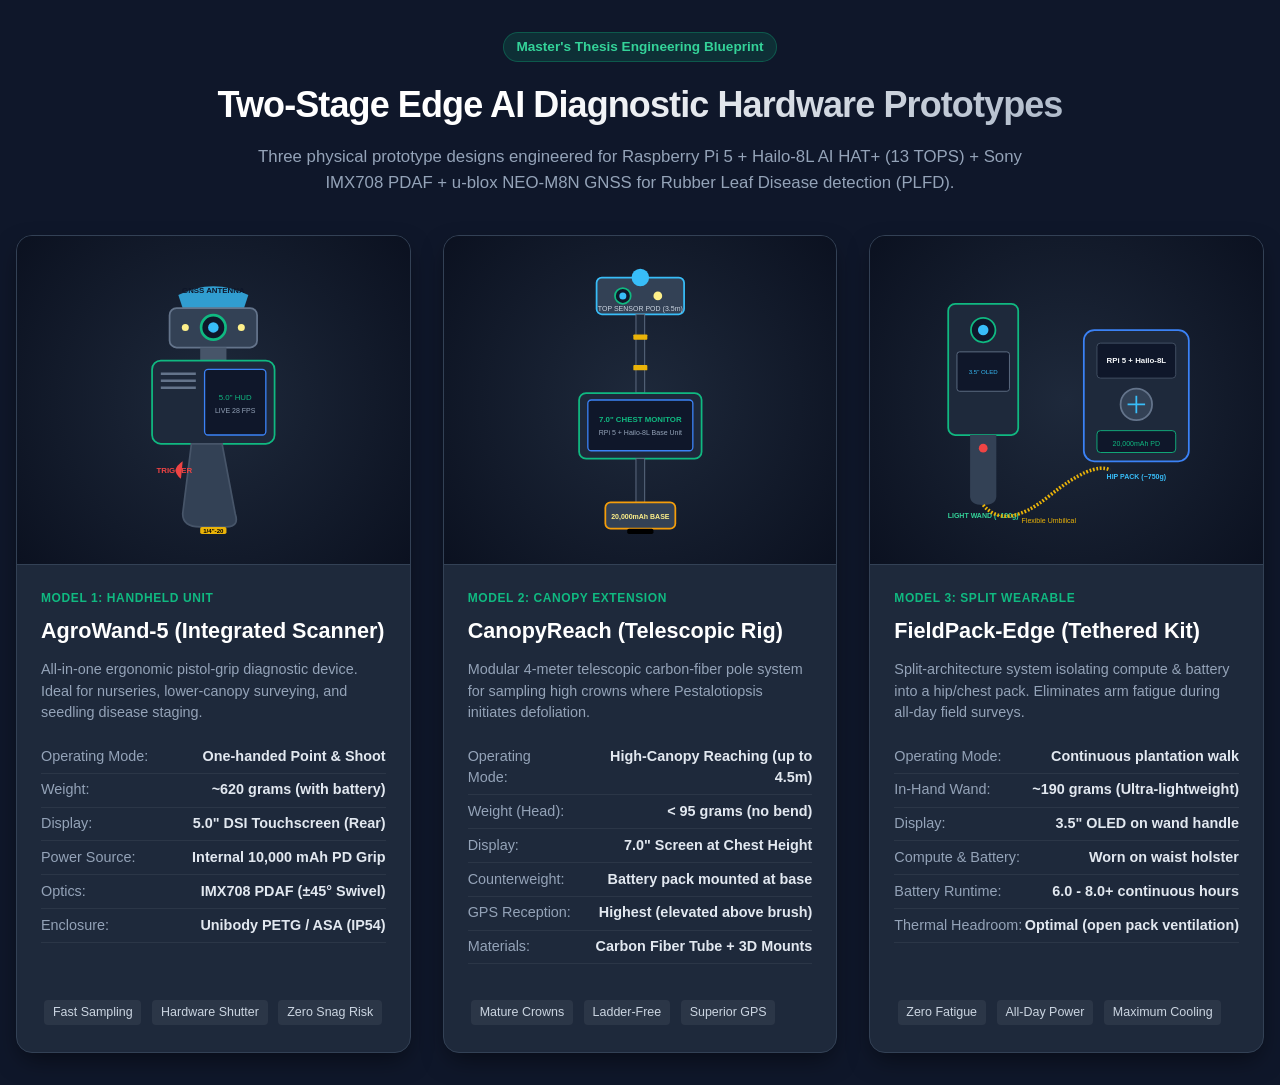
<file: static/prototype_models_blueprint.html>
<!DOCTYPE html>
<html lang="en">
<head>
  <meta charset="UTF-8">
  <meta name="viewport" content="width=device-width, initial-scale=1.0">
  <title>Two-Stage Rubber Leaf Disease Diagnostic Hardware Prototypes</title>
  <style>
    :root {
      --bg: #0f172a;
      --card-bg: #1e293b;
      --card-border: #334155;
      --text: #f8fafc;
      --text-muted: #94a3b8;
      --accent: #10b981;
      --accent-light: #34d399;
      --brand: #3b82f6;
      --warning: #f59e0b;
      --danger: #ef4444;
    }
    * { box-sizing: border-box; margin: 0; padding: 0; }
    body {
      font-family: -apple-system, BlinkMacSystemFont, "Segoe UI", Roboto, Helvetica, Arial, sans-serif;
      background: var(--bg);
      color: var(--text);
      line-height: 1.5;
      padding: 2rem 1rem;
    }
    .header {
      max-width: 1200px;
      margin: 0 auto 2.5rem;
      text-align: center;
    }
    .badge {
      display: inline-block;
      padding: 0.25rem 0.75rem;
      background: rgba(16, 185, 129, 0.15);
      color: var(--accent-light);
      border: 1px solid rgba(16, 185, 129, 0.3);
      border-radius: 9999px;
      font-size: 0.85rem;
      font-weight: 600;
      margin-bottom: 1rem;
    }
    h1 {
      font-size: 2.25rem;
      font-weight: 800;
      letter-spacing: -0.025em;
      margin-bottom: 0.75rem;
      background: linear-gradient(135deg, #fff 40%, #94a3b8 100%);
      -webkit-background-clip: text;
      -webkit-text-fill-color: transparent;
    }
    p.subtitle {
      font-size: 1.05rem;
      color: var(--text-muted);
      max-width: 800px;
      margin: 0 auto;
    }
    .grid {
      display: grid;
      grid-template-columns: repeat(auto-fit, minmax(360px, 1fr));
      gap: 2rem;
      max-width: 1280px;
      margin: 0 auto;
    }
    .card {
      background: var(--card-bg);
      border: 1px solid var(--card-border);
      border-radius: 1rem;
      overflow: hidden;
      display: flex;
      flex-direction: column;
      box-shadow: 0 10px 25px -5px rgba(0, 0, 0, 0.5);
      transition: transform 0.2s, border-color 0.2s;
    }
    .card:hover {
      transform: translateY(-4px);
      border-color: var(--accent);
    }
    .card-graphic {
      background: radial-gradient(circle at center, #1e293b 0%, #0b1120 100%);
      padding: 1.5rem;
      display: flex;
      align-items: center;
      justify-content: center;
      border-bottom: 1px solid var(--card-border);
      min-height: 320px;
    }
    .card-body {
      padding: 1.5rem;
      display: flex;
      flex-direction: column;
      flex-grow: 1;
    }
    .model-tag {
      font-size: 0.75rem;
      text-transform: uppercase;
      font-weight: 700;
      letter-spacing: 0.05em;
      color: var(--accent);
      margin-bottom: 0.5rem;
    }
    h2 {
      font-size: 1.35rem;
      margin-bottom: 0.75rem;
      color: #fff;
    }
    .specs-list {
      list-style: none;
      margin: 1rem 0;
      font-size: 0.9rem;
    }
    .specs-list li {
      display: flex;
      justify-content: space-between;
      padding: 0.35rem 0;
      border-bottom: 1px solid rgba(255, 255, 255, 0.06);
    }
    .specs-list li span.label {
      color: var(--text-muted);
    }
    .specs-list li span.val {
      font-weight: 600;
      color: #e2e8f0;
      text-align: right;
    }
    .features {
      margin-top: auto;
      padding-top: 1rem;
    }
    .pill {
      display: inline-block;
      padding: 0.2rem 0.55rem;
      background: rgba(255,255,255,0.06);
      border-radius: 4px;
      font-size: 0.78rem;
      margin: 0.2rem;
      color: #cbd5e1;
    }
    svg text {
      user-select: none;
    }
  </style>
</head>
<body>

  <div class="header">
    <div class="badge">Master's Thesis Engineering Blueprint</div>
    <h1>Two-Stage Edge AI Diagnostic Hardware Prototypes</h1>
    <p class="subtitle">
      Three physical prototype designs engineered for Raspberry Pi 5 + Hailo-8L AI HAT+ (13 TOPS) + Sony IMX708 PDAF + u-blox NEO-M8N GNSS for Rubber Leaf Disease detection (PLFD).
    </p>
  </div>

  <div class="grid">
    <!-- MODEL 1 -->
    <div class="card">
      <div class="card-graphic">
        <svg viewBox="0 0 320 320" width="100%" height="280">
          <!-- GNSS Dome -->
          <path d="M 120 40 Q 160 20 200 40 L 195 55 L 125 55 Z" fill="#38bdf8" opacity="0.8"/>
          <text x="160" y="38" font-size="9" fill="#0f172a" text-anchor="middle" font-weight="bold">GNSS ANTENNA</text>
          
          <!-- Camera Head -->
          <rect x="110" y="55" width="100" height="45" rx="8" fill="#334155" stroke="#64748b" stroke-width="2"/>
          <circle cx="160" cy="77" r="14" fill="#0f172a" stroke="#10b981" stroke-width="3"/>
          <circle cx="160" cy="77" r="6" fill="#38bdf8"/>
          <!-- Flash LEDs -->
          <circle cx="128" cy="77" r="4" fill="#fef08a"/>
          <circle cx="192" cy="77" r="4" fill="#fef08a"/>
          
          <!-- Swivel Neck -->
          <rect x="145" y="100" width="30" height="15" fill="#475569"/>
          
          <!-- Main Body (Pi 5 + Hailo + Screen) -->
          <rect x="90" y="115" width="140" height="95" rx="10" fill="#1e293b" stroke="#10b981" stroke-width="2"/>
          <!-- Active Cooler Vent Grill -->
          <line x1="100" y1="130" x2="140" y2="130" stroke="#64748b" stroke-width="3"/>
          <line x1="100" y1="138" x2="140" y2="138" stroke="#64748b" stroke-width="3"/>
          <line x1="100" y1="146" x2="140" y2="146" stroke="#64748b" stroke-width="3"/>
          
          <!-- 5" Screen Bezel on Rear -->
          <rect x="150" y="125" width="70" height="75" rx="4" fill="#0f172a" stroke="#3b82f6" stroke-width="1.5"/>
          <text x="185" y="160" font-size="9" fill="#10b981" text-anchor="middle">5.0" HUD</text>
          <text x="185" y="175" font-size="8" fill="#94a3b8" text-anchor="middle">LIVE 28 FPS</text>
          
          <!-- Ergonomic Pistol Grip Handle -->
          <path d="M 135 210 L 125 290 Q 125 305 145 305 L 175 305 Q 190 305 185 290 L 170 210 Z" fill="#334155" stroke="#475569" stroke-width="2"/>
          <!-- Trigger Switch -->
          <path d="M 125 230 Q 110 240 123 250 Z" fill="#ef4444"/>
          <text x="95" y="243" font-size="9" fill="#ef4444" font-weight="bold">TRIGGER</text>
          
          <!-- Tripod Mount Thread at Base -->
          <rect x="145" y="305" width="30" height="8" fill="#eab308" rx="2"/>
          <text x="160" y="312" font-size="7" fill="#000" text-anchor="middle" font-weight="bold">1/4"-20</text>
        </svg>
      </div>
      <div class="card-body">
        <div class="model-tag">Model 1: Handheld Unit</div>
        <h2>AgroWand-5 (Integrated Scanner)</h2>
        <p style="font-size: 0.9rem; color: #94a3b8;">
          All-in-one ergonomic pistol-grip diagnostic device. Ideal for nurseries, lower-canopy surveying, and seedling disease staging.
        </p>
        <ul class="specs-list">
          <li><span class="label">Operating Mode:</span> <span class="val">One-handed Point & Shoot</span></li>
          <li><span class="label">Weight:</span> <span class="val">~620 grams (with battery)</span></li>
          <li><span class="label">Display:</span> <span class="val">5.0" DSI Touchscreen (Rear)</span></li>
          <li><span class="label">Power Source:</span> <span class="val">Internal 10,000 mAh PD Grip</span></li>
          <li><span class="label">Optics:</span> <span class="val">IMX708 PDAF (±45° Swivel)</span></li>
          <li><span class="label">Enclosure:</span> <span class="val">Unibody PETG / ASA (IP54)</span></li>
        </ul>
        <div class="features">
          <span class="pill">Fast Sampling</span>
          <span class="pill">Hardware Shutter</span>
          <span class="pill">Zero Snag Risk</span>
        </div>
      </div>
    </div>

    <!-- MODEL 2 -->
    <div class="card">
      <div class="card-graphic">
        <svg viewBox="0 0 320 320" width="100%" height="280">
          <!-- Top Canopy Sensor Pod -->
          <rect x="110" y="20" width="100" height="42" rx="6" fill="#334155" stroke="#38bdf8" stroke-width="2"/>
          <!-- Sky GPS Dome -->
          <circle cx="160" cy="20" r="10" fill="#38bdf8"/>
          <!-- Camera Down/Up Lens -->
          <circle cx="140" cy="41" r="9" fill="#0f172a" stroke="#10b981" stroke-width="2"/>
          <circle cx="140" cy="41" r="4" fill="#38bdf8"/>
          <!-- LED Spot -->
          <circle cx="180" cy="41" r="5" fill="#fef08a"/>
          <text x="160" y="58" font-size="8" fill="#cbd5e1" text-anchor="middle">TOP SENSOR POD (3.5m)</text>

          <!-- Telescopic Carbon Fiber Pole -->
          <rect x="155" y="62" width="10" height="90" fill="#1e293b" stroke="#64748b"/>
          <!-- Pole Collar Clamps -->
          <rect x="152" y="85" width="16" height="6" fill="#eab308" rx="1"/>
          <rect x="152" y="120" width="16" height="6" fill="#eab308" rx="1"/>
          
          <!-- Chest Level Compute Hub -->
          <rect x="90" y="152" width="140" height="75" rx="8" fill="#1e293b" stroke="#10b981" stroke-width="2"/>
          <rect x="100" y="160" width="120" height="58" rx="4" fill="#0f172a" stroke="#3b82f6" stroke-width="1.5"/>
          <text x="160" y="185" font-size="9" fill="#10b981" text-anchor="middle" font-weight="bold">7.0" CHEST MONITOR</text>
          <text x="160" y="200" font-size="8" fill="#94a3b8" text-anchor="middle">RPi 5 + Hailo-8L Base Unit</text>

          <!-- Lower Pole Section -->
          <rect x="155" y="227" width="10" height="50" fill="#1e293b" stroke="#64748b"/>

          <!-- Counterweight Base Battery -->
          <rect x="120" y="277" width="80" height="30" rx="6" fill="#334155" stroke="#f59e0b" stroke-width="2"/>
          <text x="160" y="296" font-size="8" fill="#fef08a" text-anchor="middle" font-weight="bold">20,000mAh BASE</text>
          <!-- Rubber Foot -->
          <rect x="145" y="307" width="30" height="6" fill="#000" rx="2"/>
        </svg>
      </div>
      <div class="card-body">
        <div class="model-tag">Model 2: Canopy Extension</div>
        <h2>CanopyReach (Telescopic Rig)</h2>
        <p style="font-size: 0.9rem; color: #94a3b8;">
          Modular 4-meter telescopic carbon-fiber pole system for sampling high crowns where Pestalotiopsis initiates defoliation.
        </p>
        <ul class="specs-list">
          <li><span class="label">Operating Mode:</span> <span class="val">High-Canopy Reaching (up to 4.5m)</span></li>
          <li><span class="label">Weight (Head):</span> <span class="val">&lt; 95 grams (no bend)</span></li>
          <li><span class="label">Display:</span> <span class="val">7.0" Screen at Chest Height</span></li>
          <li><span class="label">Counterweight:</span> <span class="val">Battery pack mounted at base</span></li>
          <li><span class="label">GPS Reception:</span> <span class="val">Highest (elevated above brush)</span></li>
          <li><span class="label">Materials:</span> <span class="val">Carbon Fiber Tube + 3D Mounts</span></li>
        </ul>
        <div class="features">
          <span class="pill">Mature Crowns</span>
          <span class="pill">Ladder-Free</span>
          <span class="pill">Superior GPS</span>
        </div>
      </div>
    </div>

    <!-- MODEL 3 -->
    <div class="card">
      <div class="card-graphic">
        <svg viewBox="0 0 320 320" width="100%" height="280">
          <!-- Wand Unit (Left) -->
          <rect x="25" y="50" width="80" height="150" rx="8" fill="#1e293b" stroke="#10b981" stroke-width="2"/>
          <!-- Lens -->
          <circle cx="65" cy="80" r="14" fill="#0f172a" stroke="#10b981" stroke-width="2"/>
          <circle cx="65" cy="80" r="6" fill="#38bdf8"/>
          <!-- 3.5" OLED Screen -->
          <rect x="35" y="105" width="60" height="45" rx="3" fill="#0f172a" stroke="#64748b"/>
          <text x="65" y="130" font-size="7" fill="#38bdf8" text-anchor="middle">3.5" OLED</text>
          <!-- Wand Grip -->
          <path d="M 50 200 L 50 270 Q 50 280 65 280 Q 80 280 80 270 L 80 200 Z" fill="#334155"/>
          <circle cx="65" cy="215" r="5" fill="#ef4444"/>
          <text x="65" y="295" font-size="8" fill="#34d399" text-anchor="middle" font-weight="bold">LIGHT WAND (~190g)</text>

          <!-- Umbilical Cable -->
          <path d="M 65 280 Q 90 310 140 270 T 210 240" fill="none" stroke="#eab308" stroke-width="4" stroke-dasharray="2,2"/>
          <text x="140" y="300" font-size="8" fill="#eab308" text-anchor="middle">Flexible Umbilical</text>

          <!-- Hip Pack Unit (Right) -->
          <rect x="180" y="80" width="120" height="150" rx="12" fill="#1e293b" stroke="#3b82f6" stroke-width="2"/>
          <rect x="195" y="95" width="90" height="40" rx="4" fill="#0f172a" stroke="#475569"/>
          <text x="240" y="118" font-size="9" fill="#f8fafc" text-anchor="middle" font-weight="bold">RPi 5 + Hailo-8L</text>
          <!-- High-flow fan vent -->
          <circle cx="240" cy="165" r="18" fill="#334155" stroke="#64748b" stroke-width="2"/>
          <path d="M 230 165 L 250 165 M 240 155 L 240 175" stroke="#38bdf8" stroke-width="2"/>
          <!-- Battery in pouch -->
          <rect x="195" y="195" width="90" height="25" rx="4" fill="#0f172a" stroke="#10b981"/>
          <text x="240" y="212" font-size="8" fill="#10b981" text-anchor="middle">20,000mAh PD</text>
          <text x="240" y="250" font-size="8" fill="#38bdf8" text-anchor="middle" font-weight="bold">HIP PACK (~750g)</text>
        </svg>
      </div>
      <div class="card-body">
        <div class="model-tag">Model 3: Split Wearable</div>
        <h2>FieldPack-Edge (Tethered Kit)</h2>
        <p style="font-size: 0.9rem; color: #94a3b8;">
          Split-architecture system isolating compute & battery into a hip/chest pack. Eliminates arm fatigue during all-day field surveys.
        </p>
        <ul class="specs-list">
          <li><span class="label">Operating Mode:</span> <span class="val">Continuous plantation walk</span></li>
          <li><span class="label">In-Hand Wand:</span> <span class="val">~190 grams (Ultra-lightweight)</span></li>
          <li><span class="label">Display:</span> <span class="val">3.5" OLED on wand handle</span></li>
          <li><span class="label">Compute & Battery:</span> <span class="val">Worn on waist holster</span></li>
          <li><span class="label">Battery Runtime:</span> <span class="val">6.0 - 8.0+ continuous hours</span></li>
          <li><span class="label">Thermal Headroom:</span> <span class="val">Optimal (open pack ventilation)</span></li>
        </ul>
        <div class="features">
          <span class="pill">Zero Fatigue</span>
          <span class="pill">All-Day Power</span>
          <span class="pill">Maximum Cooling</span>
        </div>
      </div>
    </div>
  </div>

</body>
</html>
</file>
